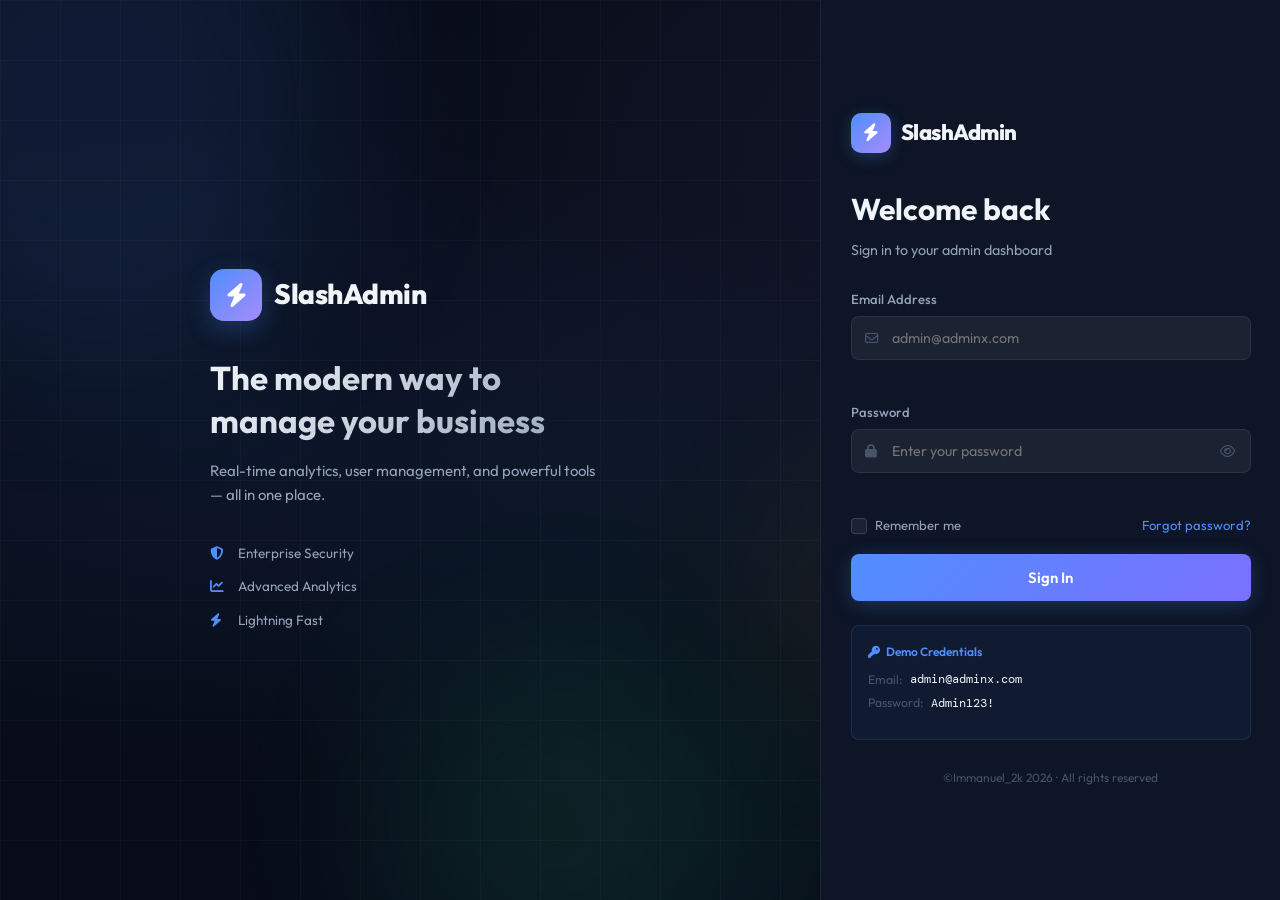
<file: index.html>
<!DOCTYPE html>
<html lang="en" data-theme="dark">
<head>
  <meta charset="UTF-8">
  <meta name="viewport" content="width=device-width, initial-scale=1.0">
  <title>SlashAdmin — Sign In</title>
  <link rel="stylesheet" href="style.css">
  <link rel="preconnect" href="https://fonts.googleapis.com">
  <link href="https://fonts.googleapis.com/css2?family=Outfit:wght@300;400;500;600;700;800&family=DM+Mono:ital,wght@0,400;0,500;1,400&display=swap" rel="stylesheet">
  <link rel="stylesheet" href="https://cdnjs.cloudflare.com/ajax/libs/font-awesome/6.5.0/css/all.min.css">
</head>
<body class="login-page">

  <!-- Animated Background -->
  <div class="login-bg">
    <div class="orb orb-1"></div>
    <div class="orb orb-2"></div>
    <div class="orb orb-3"></div>
    <div class="orb orb-4"></div>
    <div class="grid-overlay"></div>
  </div>

  <!-- Login Container -->
  <div class="login-wrapper">

    <!-- Brand Side -->
    <div class="login-brand">
      <div class="brand-content">
        <div class="brand-logo">
          <div class="logo-icon-lg"><i class="fa-solid fa-bolt"></i></div>
          <span>SlashAdmin</span>
        </div>
        <h2>The modern way to manage your business</h2>
        <p>Real-time analytics, user management, and powerful tools — all in one place.</p>
        <div class="brand-features">
          <div class="brand-feat"><i class="fa-solid fa-shield-halved"></i> Enterprise Security</div>
          <div class="brand-feat"><i class="fa-solid fa-chart-line"></i> Advanced Analytics</div>
          <div class="brand-feat"><i class="fa-solid fa-bolt"></i> Lightning Fast</div>
        </div>
      </div>
    </div>

    <!-- Login Card -->
    <div class="login-card">
      <div class="login-card-inner">
        <div class="login-logo">
          <div class="logo-icon"><i class="fa-solid fa-bolt"></i></div>
          <span class="logo-text">SlashAdmin</span>
        </div>

        <div class="login-header">
          <h1>Welcome back</h1>
          <p>Sign in to your admin dashboard</p>
        </div>

        <!-- Error Alert -->
        <div class="error-alert" id="loginAlert" style="display:none">
          <i class="fa-solid fa-circle-exclamation"></i>
          <span id="loginAlertMsg">Invalid email or password.</span>
        </div>

        <!-- Success Alert -->
        <div class="success-alert" id="loginSuccess" style="display:none">
          <i class="fa-solid fa-circle-check"></i>
          <span>Login successful! Redirecting...</span>
        </div>

        <form id="loginForm" class="login-form" novalidate>
          <!-- Email -->
          <div class="form-group" id="emailGroup">
            <label for="email">Email Address</label>
            <div class="input-wrapper">
              <i class="fa-regular fa-envelope input-icon"></i>
              <input type="email" id="email" name="email" 
                    placeholder="admin@adminx.com" autocomplete="email">
            </div>
            <span class="field-error" id="emailError"></span>
          </div>

          <!-- Password -->
          <div class="form-group" id="passwordGroup">
            <label for="password">Password</label>
            <div class="input-wrapper">
              <i class="fa-solid fa-lock input-icon"></i>
              <input type="password" id="password" name="password" 
                    placeholder="Enter your password" autocomplete="current-password">
              <button type="button" class="toggle-pw" id="togglePw" title="Toggle password">
                <i class="fa-regular fa-eye" id="eyeIcon"></i>
              </button>
            </div>
            <span class="field-error" id="passwordError"></span>
          </div>

          <!-- Options -->
          <div class="form-options">
            <label class="check-label">
              <input type="checkbox" id="rememberMe">
              <span class="checkmark"></span>
              <span>Remember me</span>
            </label>
            <a href="#" class="forgot-link" onclick="event.preventDefault(); alert('Demo: password reset not available.')">Forgot password?</a>
          </div>

          <!-- Submit -->
          <button type="submit" class="btn-login" id="loginBtn">
            <span class="btn-text">Sign In</span>
            <span class="btn-loader" style="display:none">
              <i class="fa-solid fa-circle-notch fa-spin"></i> Signing in...
            </span>
          </button>
        </form>

        <!-- Demo Credentials -->
        <div class="demo-creds">
          <div class="demo-label"><i class="fa-solid fa-key"></i> Demo Credentials</div>
          <div class="demo-info">
            <div><span>Email:</span> <code>admin@adminx.com</code></div>
            <div><span>Password:</span> <code>Admin123!</code></div>
          </div>
        </div>

        <p class="login-footer">©Immanuel_2k 2026 · All rights reserved</p>
      </div>
    </div>

  </div>

  <script src="script.js"></script>
  <script>
    // ── Redirect if already logged in ──
    (function() {
      var s = localStorage.getItem('SlashAdmin_session');
      if (s) {
        try {
          var u = JSON.parse(s);
          if (u && u.email) { window.location.href = 'dashboard.html'; }
        } catch(e) {
          localStorage.removeItem('SlashAdmin_session');
        }
      }
    })();

    // ── Toggle password visibility ──
    document.getElementById('togglePw').addEventListener('click', function() {
      var pw = document.getElementById('password');
      var icon = document.getElementById('eyeIcon');
      if (pw.type === 'password') {
        pw.type = 'text';
        icon.className = 'fa-regular fa-eye-slash';
      } else {
        pw.type = 'password';
        icon.className = 'fa-regular fa-eye';
      }
    });

    // ── Clear field errors on input ──
    ['email', 'password'].forEach(function(id) {
      document.getElementById(id).addEventListener('input', function() {
        document.getElementById(id + 'Error').textContent = '';
        document.getElementById(id + 'Group').classList.remove('has-error');
      });
    });

    // ── Form submit handler (di luar handleLogin!) ──
    document.getElementById('loginForm').addEventListener('submit', function(e) {
      e.preventDefault();
      handleLogin();
    });

    function handleLogin() {
      var email    = document.getElementById('email').value.trim();
      var password = document.getElementById('password').value;
      var valid    = true;

      // Reset errors
      document.getElementById('emailError').textContent    = '';
      document.getElementById('passwordError').textContent = '';
      document.getElementById('emailGroup').classList.remove('has-error');
      document.getElementById('passwordGroup').classList.remove('has-error');
      document.getElementById('loginAlert').style.display  = 'none';

      // Validate email
      if (!email) {
        document.getElementById('emailError').textContent = 'Email address is required.';
        document.getElementById('emailGroup').classList.add('has-error');
        valid = false;
      } else if (!/^[^\s@]+@[^\s@]+\.[^\s@]+$/.test(email)) {
        document.getElementById('emailError').textContent = 'Please enter a valid email address.';
        document.getElementById('emailGroup').classList.add('has-error');
        valid = false;
      }

      // Validate password
      if (!password) {
        document.getElementById('passwordError').textContent = 'Password is required.';
        document.getElementById('passwordGroup').classList.add('has-error');
        valid = false;
      }

      if (!valid) return;

      // Show loading state
      document.getElementById('loginBtn').querySelector('.btn-text').style.display  = 'none';
      document.getElementById('loginBtn').querySelector('.btn-loader').style.display = 'inline-flex';
      document.getElementById('loginBtn').disabled = true;

      // Simulate auth (1.5s delay)
      setTimeout(function() {
        if (email === 'admin@adminx.com' && password === 'Admin123!') {
          // ✅ Login berhasil
          var sessionData = {
            id: 12980111,
            name: 'UserKamu',
            email: email,
            role: 'Super Admin',
            avatar: null,
            loginTime: new Date().toISOString(),
            theme: 'dark'
          };
          localStorage.setItem('SlashAdmin_session', JSON.stringify(sessionData));
          document.getElementById('loginSuccess').style.display = 'flex';
          setTimeout(function() {
            window.location.href = 'dashboard.html';
          }, 1000);
        } else {
          // ❌ Credentials salah
          document.getElementById('loginBtn').querySelector('.btn-text').style.display  = 'inline';
          document.getElementById('loginBtn').querySelector('.btn-loader').style.display = 'none';
          document.getElementById('loginBtn').disabled = false;
          document.getElementById('loginAlert').style.display = 'flex';
          document.getElementById('loginAlertMsg').textContent = 'Invalid email or password. Please try again.';

          // Shake animation
          var card = document.querySelector('.login-card-inner');
          card.classList.add('shake');
          setTimeout(function() { card.classList.remove('shake'); }, 500);
        }
      }, 1500);
    }
  </script>
</body>
</html>
</file>
<file: style.css>
/* ══════════════════════════════════════
   ADMINX — Complete Stylesheet
   Modern SaaS Dark Dashboard
   ══════════════════════════════════════ */

/* ── Google Fonts ── */
@import url('https://fonts.googleapis.com/css2?family=Outfit:wght@300;400;500;600;700;800&family=DM+Mono:ital,wght@0,400;0,500;1,400&display=swap');

/* ── CSS Variables ── */
:root {
  /* Background */
  --bg-primary: #070c18;
  --bg-secondary: #0d1526;
  --bg-card: rgba(255, 255, 255, 0.04);
  --bg-card-hover: rgba(255, 255, 255, 0.07);
  --bg-input: rgba(255, 255, 255, 0.06);
  --bg-modal: #0f1a2e;
  --bg-sidebar: #090e1c;
  --bg-navbar: rgba(7, 12, 24, 0.85);

  /* Accents */
  --accent: #4f8eff;
  --accent-glow: rgba(79, 142, 255, 0.25);
  --accent-hover: #70a3ff;
  --accent-2: #a78bfa;
  --accent-2-glow: rgba(167, 139, 250, 0.2);
  --accent-3: #34d399;
  --accent-3-glow: rgba(52, 211, 153, 0.2);
  --accent-4: #fb923c;
  --accent-4-glow: rgba(251, 146, 60, 0.2);
  --accent-5: #f472b6;
  --accent-5-glow: rgba(244, 114, 182, 0.2);

  /* Text */
  --text-primary: #f1f5f9;
  --text-secondary: #94a3b8;
  --text-muted: #475569;
  --text-inverse: #0a0f1e;

  /* Border */
  --border: rgba(255, 255, 255, 0.07);
  --border-strong: rgba(255, 255, 255, 0.13);

  /* Status */
  --success: #34d399;
  --success-bg: rgba(52, 211, 153, 0.1);
  --warning: #fbbf24;
  --warning-bg: rgba(251, 191, 36, 0.1);
  --danger: #f87171;
  --danger-bg: rgba(248, 113, 113, 0.1);
  --info: #60a5fa;
  --info-bg: rgba(96, 165, 250, 0.1);

  /* Layout */
  --sidebar-w: 255px;
  --navbar-h: 68px;
  --radius: 14px;
  --radius-sm: 8px;
  --radius-lg: 20px;
  --radius-xl: 28px;

  /* Shadows */
  --shadow: 0 4px 24px rgba(0, 0, 0, 0.35);
  --shadow-lg: 0 8px 48px rgba(0, 0, 0, 0.5);
  --shadow-accent: 0 8px 32px rgba(79, 142, 255, 0.2);

  /* Transition */
  --tr: 0.22s cubic-bezier(0.4, 0, 0.2, 1);
  --tr-slow: 0.4s cubic-bezier(0.4, 0, 0.2, 1);
}

/* Light Theme */
[data-theme="light"] {
  --bg-primary: #f0f4ff;
  --bg-secondary: #e4eaf8;
  --bg-card: rgba(255, 255, 255, 0.9);
  --bg-card-hover: rgba(255, 255, 255, 1);
  --bg-input: rgba(0, 0, 0, 0.04);
  --bg-modal: #ffffff;
  --bg-sidebar: #1a2444;
  --bg-navbar: rgba(240, 244, 255, 0.9);
  --text-primary: #1a2444;
  --text-secondary: #4a5578;
  --text-muted: #8899aa;
  --border: rgba(0, 0, 0, 0.08);
  --border-strong: rgba(0, 0, 0, 0.14);
  --shadow: 0 4px 24px rgba(79, 142, 255, 0.1);
}

/* ── Reset & Base ── */
*, *::before, *::after { box-sizing: border-box; margin: 0; padding: 0; }

html { font-size: 15px; scroll-behavior: smooth; }

body {
  font-family: 'Outfit', sans-serif;
  background: var(--bg-primary);
  color: var(--text-primary);
  line-height: 1.6;
  -webkit-font-smoothing: antialiased;
  overflow-x: hidden;
}

a { color: var(--accent); text-decoration: none; }
a:hover { color: var(--accent-hover); }
button { font-family: inherit; cursor: pointer; border: none; outline: none; }
input, select, textarea { font-family: inherit; }
img { max-width: 100%; display: block; }

::-webkit-scrollbar { width: 5px; height: 5px; }
::-webkit-scrollbar-track { background: transparent; }
::-webkit-scrollbar-thumb { background: var(--border-strong); border-radius: 99px; }
::-webkit-scrollbar-thumb:hover { background: var(--text-muted); }

/* ══════════════════════════════════════
   ── LOGIN PAGE ──
   ══════════════════════════════════════ */

.login-page { min-height: 100vh; overflow: hidden; }

/* Animated background */
.login-bg {
  position: fixed; inset: 0; z-index: 0;
  background: radial-gradient(ellipse at 20% 50%, rgba(79,142,255,0.08) 0%, transparent 50%),
              radial-gradient(ellipse at 80% 20%, rgba(167,139,250,0.08) 0%, transparent 50%),
              radial-gradient(ellipse at 60% 80%, rgba(52,211,153,0.05) 0%, transparent 50%),
              var(--bg-primary);
}

.orb {
  position: absolute; border-radius: 50%;
  filter: blur(80px); animation: orbFloat 12s ease-in-out infinite;
}
.orb-1 { width: 500px; height: 500px; top: -150px; left: -150px; background: rgba(79,142,255,0.12); animation-delay: 0s; }
.orb-2 { width: 400px; height: 400px; top: 30%; right: -100px; background: rgba(167,139,250,0.1); animation-delay: 4s; }
.orb-3 { width: 350px; height: 350px; bottom: -100px; left: 30%; background: rgba(52,211,153,0.08); animation-delay: 8s; }
.orb-4 { width: 250px; height: 250px; bottom: 20%; right: 20%; background: rgba(251,146,60,0.07); animation-delay: 2s; }

@keyframes orbFloat {
  0%, 100% { transform: translate(0, 0) scale(1); }
  33% { transform: translate(30px, -20px) scale(1.05); }
  66% { transform: translate(-20px, 15px) scale(0.95); }
}

.grid-overlay {
  position: absolute; inset: 0;
  background-image: linear-gradient(var(--border) 1px, transparent 1px),
                    linear-gradient(90deg, var(--border) 1px, transparent 1px);
  background-size: 60px 60px;
  opacity: 0.4;
}

/* Login Wrapper */
.login-wrapper {
  position: relative; z-index: 1;
  min-height: 100vh;
  display: flex;
}

/* Brand Side */
.login-brand {
  flex: 1;
  display: flex; align-items: center; justify-content: center;
  padding: 60px;
  display: none;
}
@media (min-width: 1024px) { .login-brand { display: flex; } }

.brand-content { max-width: 400px; }

.brand-logo {
  display: flex; align-items: center; gap: 12px;
  margin-bottom: 36px;
}
.logo-icon-lg {
  width: 52px; height: 52px;
  background: linear-gradient(135deg, var(--accent), var(--accent-2));
  border-radius: 14px;
  display: flex; align-items: center; justify-content: center;
  font-size: 24px; color: #fff;
  box-shadow: 0 8px 24px var(--accent-glow);
}
.brand-logo span { font-size: 28px; font-weight: 800; letter-spacing: -0.5px; }

.brand-content h2 {
  font-size: 2.2rem; font-weight: 700; line-height: 1.3;
  margin-bottom: 16px;
  background: linear-gradient(135deg, var(--text-primary), var(--text-secondary));
  -webkit-background-clip: text; -webkit-text-fill-color: transparent;
}

.brand-content p { color: var(--text-secondary); font-size: 1rem; margin-bottom: 36px; }

.brand-features { display: flex; flex-direction: column; gap: 12px; }
.brand-feat {
  display: flex; align-items: center; gap: 10px;
  color: var(--text-secondary); font-size: 0.9rem;
}
.brand-feat i { color: var(--accent); width: 18px; }

/* Login Card */
.login-card {
  width: 100%; max-width: 480px;
  display: flex; align-items: center; justify-content: center;
  background: var(--bg-secondary);
  border-left: 1px solid var(--border);
  min-height: 100vh;
  padding: 40px 24px;
}
@media (min-width: 1024px) { .login-card { width: 460px; flex-shrink: 0; } }

.login-card-inner {
  width: 100%; max-width: 400px;
}

.login-logo {
  display: flex; align-items: center; gap: 10px;
  margin-bottom: 32px;
}
.logo-icon {
  width: 40px; height: 40px;
  background: linear-gradient(135deg, var(--accent), var(--accent-2));
  border-radius: 10px;
  display: flex; align-items: center; justify-content: center;
  font-size: 18px; color: #fff;
  box-shadow: 0 4px 16px var(--accent-glow);
}
.logo-text { font-size: 22px; font-weight: 800; letter-spacing: -0.5px; }

.login-header { margin-bottom: 28px; }
.login-header h1 { font-size: 2rem; font-weight: 700; margin-bottom: 6px; }
.login-header p { color: var(--text-secondary); font-size: 0.95rem; }

/* Error & Success Alerts */
.error-alert, .success-alert {
  display: flex; align-items: center; gap: 10px;
  padding: 12px 16px; border-radius: var(--radius-sm);
  font-size: 0.875rem; margin-bottom: 20px;
}
.error-alert { background: var(--danger-bg); color: var(--danger); border: 1px solid rgba(248,113,113,0.2); }
.success-alert { background: var(--success-bg); color: var(--success); border: 1px solid rgba(52,211,153,0.2); }

/* Form */
.login-form { display: flex; flex-direction: column; gap: 18px; }

.form-group { display: flex; flex-direction: column; gap: 6px; }
.form-group label { font-size: 0.875rem; font-weight: 500; color: var(--text-secondary); }

.input-wrapper {
  position: relative; display: flex; align-items: center;
}
.input-icon {
  position: absolute; left: 14px;
  color: var(--text-muted); font-size: 0.9rem; pointer-events: none;
  transition: color var(--tr);
}
.input-wrapper input, .input-wrapper select {
  width: 100%; padding: 12px 42px 12px 40px;
  background: var(--bg-input); border: 1px solid var(--border);
  border-radius: var(--radius-sm); color: var(--text-primary);
  font-size: 0.95rem; transition: all var(--tr);
}
.input-wrapper input:focus, .input-wrapper select:focus {
  outline: none; border-color: var(--accent);
  background: rgba(79,142,255,0.06);
  box-shadow: 0 0 0 3px var(--accent-glow);
}
.input-wrapper input:focus + .input-icon,
.input-wrapper:focus-within .input-icon { color: var(--accent); }

.has-error .input-wrapper input { border-color: var(--danger); }
.field-error { font-size: 0.8rem; color: var(--danger); min-height: 18px; }

.toggle-pw {
  position: absolute; right: 12px;
  background: none; color: var(--text-muted);
  font-size: 0.9rem; padding: 4px;
  transition: color var(--tr);
}
.toggle-pw:hover { color: var(--text-primary); }

.form-options {
  display: flex; align-items: center; justify-content: space-between;
}
.check-label {
  display: flex; align-items: center; gap: 8px;
  font-size: 0.875rem; color: var(--text-secondary); cursor: pointer;
}
.check-label input[type="checkbox"] { display: none; }
.checkmark {
  width: 16px; height: 16px; border-radius: 4px;
  border: 1.5px solid var(--border-strong);
  background: var(--bg-input); position: relative;
  transition: all var(--tr); flex-shrink: 0;
}
.check-label input:checked + .checkmark {
  background: var(--accent); border-color: var(--accent);
}
.check-label input:checked + .checkmark::after {
  content: ''; position: absolute;
  left: 4px; top: 1px; width: 5px; height: 9px;
  border: 2px solid #fff; border-top: none; border-left: none;
  transform: rotate(45deg);
}

.forgot-link { font-size: 0.875rem; color: var(--accent); transition: opacity var(--tr); }
.forgot-link:hover { opacity: 0.8; }

/* Login Button */
.btn-login {
  padding: 14px; width: 100%; border-radius: var(--radius-sm);
  background: linear-gradient(135deg, var(--accent), #7b6fff);
  color: #fff; font-size: 1rem; font-weight: 600;
  border: none; cursor: pointer;
  transition: all var(--tr);
  box-shadow: 0 4px 20px var(--accent-glow);
  display: flex; align-items: center; justify-content: center; gap: 8px;
}
.btn-login:hover:not(:disabled) {
  transform: translateY(-2px);
  box-shadow: 0 8px 32px var(--accent-glow);
}
.btn-login:active:not(:disabled) { transform: translateY(0); }
.btn-login:disabled { opacity: 0.7; cursor: not-allowed; }

/* Demo Credentials */
.demo-creds {
  margin-top: 24px; padding: 16px;
  background: rgba(79,142,255,0.06); border: 1px solid rgba(79,142,255,0.15);
  border-radius: var(--radius-sm);
}
.demo-label { font-size: 0.8rem; color: var(--accent); font-weight: 600; margin-bottom: 8px; display: flex; align-items: center; gap: 6px; }
.demo-info { display: flex; flex-direction: column; gap: 4px; margin-bottom: 10px; }
.demo-info div { font-size: 0.825rem; color: var(--text-secondary); display: flex; gap: 8px; align-items: center; }
.demo-info span { color: var(--text-muted); }
.demo-info code { font-family: 'DM Mono', monospace; color: var(--text-primary); font-size: 0.8rem; }

.btn-autofill {
  background: var(--accent); color: #fff;
  padding: 8px 14px; border-radius: 6px; font-size: 0.8rem; font-weight: 500;
  display: flex; align-items: center; gap: 6px; transition: all var(--tr);
}
.btn-autofill:hover { background: var(--accent-hover); }

.login-footer { text-align: center; color: var(--text-muted); font-size: 0.8rem; margin-top: 28px; }

/* Shake animation */
@keyframes shake {
  0%,100%{transform:translateX(0)} 20%{transform:translateX(-8px)} 40%{transform:translateX(8px)} 60%{transform:translateX(-5px)} 80%{transform:translateX(5px)}
}
.shake { animation: shake 0.45s ease; }

/* ══════════════════════════════════════
   ── DASHBOARD LAYOUT ──
   ══════════════════════════════════════ */

.dashboard-page {
  display: flex; min-height: 100vh;
  background: var(--bg-primary);
}

/* ─── SIDEBAR ─── */
.sidebar {
  position: fixed; top: 0; left: 0; bottom: 0;
  width: var(--sidebar-w); z-index: 100;
  background: var(--bg-sidebar);
  border-right: 1px solid var(--border);
  display: flex; flex-direction: column;
  transition: width var(--tr-slow), transform var(--tr-slow);
  overflow: hidden;
}

.sidebar.collapsed { width: 72px; }

.sidebar-header {
  height: var(--navbar-h);
  display: flex; align-items: center; justify-content: space-between;
  padding: 0 18px 0 20px;
  border-bottom: 1px solid var(--border);
  flex-shrink: 0;
}

.sidebar-logo {
  display: flex; align-items: center; gap: 10px; overflow: hidden;
}
.sidebar-logo .logo-icon {
  width: 34px; height: 34px; flex-shrink: 0;
  background: linear-gradient(135deg, var(--accent), var(--accent-2));
  border-radius: 9px; display: flex; align-items: center; justify-content: center;
  font-size: 15px; color: #fff;
  box-shadow: 0 4px 12px var(--accent-glow);
}
.sidebar-logo .logo-text {
  font-size: 18px; font-weight: 800; white-space: nowrap;
  transition: opacity var(--tr), width var(--tr);
}
.sidebar.collapsed .logo-text { opacity: 0; width: 0; }

.sidebar-toggle {
  background: var(--bg-input); border: 1px solid var(--border);
  color: var(--text-secondary); padding: 6px 8px; border-radius: 6px;
  font-size: 11px; flex-shrink: 0;
  transition: all var(--tr);
}
.sidebar-toggle:hover { background: var(--bg-card-hover); color: var(--text-primary); }
.sidebar.collapsed .sidebar-toggle i { transform: rotate(180deg); }

/* Nav */
.sidebar-nav {
  flex: 1; overflow-y: auto; padding: 16px 12px;
  display: flex; flex-direction: column; gap: 2px;
  overflow-x: hidden;
}

.nav-section-label {
  font-size: 0.68rem; font-weight: 600; letter-spacing: 1.2px;
  text-transform: uppercase; color: var(--text-muted);
  padding: 10px 10px 6px; margin-top: 6px;
  white-space: nowrap; transition: opacity var(--tr);
}
.sidebar.collapsed .nav-section-label { opacity: 0; }

.nav-item {
  display: flex; align-items: center; gap: 12px;
  padding: 10px 12px; border-radius: 10px;
  color: var(--text-secondary); font-size: 0.9rem; font-weight: 500;
  transition: all var(--tr); position: relative; white-space: nowrap;
  text-decoration: none;
}
.nav-item:hover { background: var(--bg-card-hover); color: var(--text-primary); }
.nav-item.active {
  background: rgba(79,142,255,0.12); color: var(--accent);
  box-shadow: inset 3px 0 0 var(--accent);
}
.nav-item.active .nav-icon { color: var(--accent); }

.nav-icon {
  width: 20px; flex-shrink: 0; text-align: center; font-size: 1rem;
  transition: color var(--tr);
}
.nav-label { transition: opacity var(--tr), width var(--tr); }
.sidebar.collapsed .nav-label { opacity: 0; width: 0; overflow: hidden; }

.nav-badge-count {
  margin-left: auto; background: var(--accent-4);
  color: #fff; font-size: 0.7rem; font-weight: 700;
  padding: 2px 7px; border-radius: 99px; flex-shrink: 0;
  transition: opacity var(--tr);
}
.sidebar.collapsed .nav-badge-count { opacity: 0; }

.logout-item:hover { background: var(--danger-bg) !important; color: var(--danger) !important; }
.logout-item:hover .nav-icon { color: var(--danger) !important; }

/* Sidebar User */
.sidebar-user {
  display: flex; align-items: center; gap: 12px;
  padding: 16px 14px; border-top: 1px solid var(--border);
  overflow: hidden; flex-shrink: 0;
}
.sidebar-avatar { position: relative; flex-shrink: 0; }
.avatar-circle {
  width: 36px; height: 36px; border-radius: 50%;
  background: linear-gradient(135deg, var(--accent), var(--accent-2));
  display: flex; align-items: center; justify-content: center;
  font-size: 0.75rem; font-weight: 700; color: #fff; flex-shrink: 0;
}
.online-dot {
  width: 9px; height: 9px; border-radius: 50%;
  background: var(--success); border: 2px solid var(--bg-sidebar);
  position: absolute; bottom: 0; right: 0;
}
.sidebar-user-info { transition: opacity var(--tr); white-space: nowrap; overflow: hidden; }
.sidebar-user-name { font-size: 0.85rem; font-weight: 600; }
.sidebar-user-role { font-size: 0.75rem; color: var(--text-muted); }
.sidebar.collapsed .sidebar-user-info { opacity: 0; }

/* Tooltip for collapsed sidebar */
.sidebar.collapsed .nav-item:hover::after {
  content: attr(data-section);
  text-transform: capitalize;
  position: absolute; left: 56px; top: 50%; transform: translateY(-50%);
  background: var(--bg-card); border: 1px solid var(--border-strong);
  color: var(--text-primary); padding: 5px 10px; border-radius: 6px;
  font-size: 0.8rem; white-space: nowrap; pointer-events: none;
  box-shadow: var(--shadow); z-index: 999;
}

/* ─── MAIN CONTENT ─── */
.main-content {
  margin-left: var(--sidebar-w);
  flex: 1; display: flex; flex-direction: column;
  min-width: 0; transition: margin-left var(--tr-slow);
}
.main-content.expanded { margin-left: 72px; }

/* ─── NAVBAR ─── */
.navbar {
  height: var(--navbar-h); position: sticky; top: 0; z-index: 90;
  background: var(--bg-navbar);
  backdrop-filter: blur(20px) saturate(1.8);
  -webkit-backdrop-filter: blur(20px) saturate(1.8);
  border-bottom: 1px solid var(--border);
  display: flex; align-items: center; justify-content: space-between;
  padding: 0 24px; gap: 16px;
}

.navbar-left { display: flex; align-items: center; gap: 16px; min-width: 0; }

.mobile-toggle {
  display: none; background: none; color: var(--text-secondary);
  font-size: 1.1rem; padding: 6px; border-radius: 6px; transition: color var(--tr);
}
.mobile-toggle:hover { color: var(--text-primary); }

.page-title { font-size: 1.25rem; font-weight: 700; line-height: 1.2; }
.breadcrumb {
  display: flex; align-items: center; gap: 6px;
  font-size: 0.78rem; color: var(--text-muted);
}
.breadcrumb i { font-size: 0.6rem; }

.navbar-right { display: flex; align-items: center; gap: 8px; flex-shrink: 0; }

.navbar-search {
  display: flex; align-items: center; gap: 8px;
  background: var(--bg-input); border: 1px solid var(--border);
  border-radius: 8px; padding: 8px 14px;
  transition: all var(--tr);
}
.navbar-search:focus-within { border-color: var(--accent); box-shadow: 0 0 0 3px var(--accent-glow); }
.navbar-search i { color: var(--text-muted); font-size: 0.85rem; }
.navbar-search input {
  background: none; border: none; color: var(--text-primary);
  font-size: 0.875rem; width: 180px; outline: none;
}
.navbar-search input::placeholder { color: var(--text-muted); }

.icon-btn {
  width: 38px; height: 38px; border-radius: 8px;
  display: flex; align-items: center; justify-content: center;
  background: var(--bg-input); border: 1px solid var(--border);
  color: var(--text-secondary); font-size: 1rem;
  transition: all var(--tr); position: relative;
}
.icon-btn:hover { background: var(--bg-card-hover); color: var(--text-primary); border-color: var(--border-strong); }

/* Notifications */
.notif-wrap { position: relative; }
.notif-badge {
  position: absolute; top: -4px; right: -4px;
  width: 18px; height: 18px; border-radius: 50%;
  background: var(--danger); color: #fff;
  font-size: 0.65rem; font-weight: 700;
  display: flex; align-items: center; justify-content: center;
  border: 2px solid var(--bg-primary); line-height: 1;
}

.notif-dropdown {
  position: absolute; top: calc(100% + 10px); right: 0;
  width: 340px; background: var(--bg-modal);
  border: 1px solid var(--border-strong); border-radius: var(--radius);
  box-shadow: var(--shadow-lg); z-index: 200;
  display: none; overflow: hidden;
}
.notif-dropdown.open { display: block; animation: dropDown 0.2s ease; }

@keyframes dropDown {
  from { opacity: 0; transform: translateY(-8px); }
  to { opacity: 1; transform: translateY(0); }
}

.notif-header {
  display: flex; align-items: center; justify-content: space-between;
  padding: 14px 18px; border-bottom: 1px solid var(--border);
  font-weight: 600; font-size: 0.9rem;
}
.mark-all-read {
  background: none; color: var(--accent); font-size: 0.8rem; font-weight: 500;
  transition: opacity var(--tr);
}
.mark-all-read:hover { opacity: 0.75; }

.notif-list { max-height: 320px; overflow-y: auto; }
.notif-item {
  display: flex; gap: 12px; padding: 14px 18px;
  border-bottom: 1px solid var(--border);
  transition: background var(--tr); cursor: pointer;
}
.notif-item:hover { background: var(--bg-card-hover); }
.notif-item.unread { background: rgba(79,142,255,0.04); }
.notif-dot {
  width: 8px; height: 8px; border-radius: 50%;
  background: var(--accent); flex-shrink: 0; margin-top: 6px;
}
.notif-item.read .notif-dot { background: transparent; }
.notif-icon {
  width: 36px; height: 36px; border-radius: 9px; flex-shrink: 0;
  display: flex; align-items: center; justify-content: center; font-size: 0.9rem;
}
.notif-content { flex: 1; min-width: 0; }
.notif-title { font-size: 0.85rem; font-weight: 500; margin-bottom: 2px; }
.notif-msg { font-size: 0.78rem; color: var(--text-secondary); }
.notif-time { font-size: 0.72rem; color: var(--text-muted); margin-top: 4px; }

.notif-footer { padding: 12px 18px; border-top: 1px solid var(--border); text-align: center; }
.notif-footer a { font-size: 0.83rem; color: var(--accent); }

/* Profile */
.profile-wrap { position: relative; }
.profile-btn {
  display: flex; align-items: center; gap: 10px;
  background: var(--bg-input); border: 1px solid var(--border);
  border-radius: 10px; padding: 6px 12px 6px 8px;
  transition: all var(--tr);
}
.profile-btn:hover { border-color: var(--border-strong); background: var(--bg-card-hover); }

.avatar-sm {
  width: 32px; height: 32px; border-radius: 50%; flex-shrink: 0;
  background: linear-gradient(135deg, var(--accent), var(--accent-2));
  display: flex; align-items: center; justify-content: center;
  font-size: 0.72rem; font-weight: 700; color: #fff;
}
.profile-info { display: flex; flex-direction: column; line-height: 1.2; }
.profile-name { font-size: 0.83rem; font-weight: 600; }
.profile-role { font-size: 0.72rem; color: var(--text-muted); }
.profile-chevron { font-size: 0.65rem; color: var(--text-muted); }

.profile-dropdown {
  position: absolute; top: calc(100% + 8px); right: 0;
  min-width: 200px; background: var(--bg-modal);
  border: 1px solid var(--border-strong); border-radius: var(--radius-sm);
  box-shadow: var(--shadow-lg); z-index: 200;
  display: none; overflow: hidden;
}
.profile-dropdown.open { display: block; animation: dropDown 0.2s ease; }

.profile-dd-item {
  display: flex; align-items: center; gap: 10px;
  padding: 11px 16px; color: var(--text-secondary);
  font-size: 0.875rem; transition: all var(--tr);
}
.profile-dd-item:hover { background: var(--bg-card-hover); color: var(--text-primary); }
.profile-dd-item.danger { color: var(--danger); }
.profile-dd-item.danger:hover { background: var(--danger-bg); }
.profile-dd-item i { width: 16px; text-align: center; }

.dd-divider { height: 1px; background: var(--border); margin: 4px 0; }

/* ─── CONTENT AREA ─── */
.content-area { flex: 1; padding: 28px 28px 40px; min-width: 0; }

/* Sections */
.dash-section { display: none; animation: fadeIn 0.25s ease; }
.dash-section.active { display: block; }

@keyframes fadeIn {
  from { opacity: 0; transform: translateY(10px); }
  to { opacity: 1; transform: translateY(0); }
}

/* ─── WELCOME BANNER ─── */
.welcome-banner {
  display: flex; align-items: center; justify-content: space-between;
  margin-bottom: 24px; gap: 16px;
}
.welcome-text h2 { font-size: 1.5rem; font-weight: 700; margin-bottom: 4px; }
.welcome-text p { color: var(--text-secondary); font-size: 0.9rem; }
.welcome-date {
  font-family: 'DM Mono', monospace; font-size: 0.8rem;
  color: var(--text-muted); text-align: right; white-space: nowrap;
}

/* ─── STAT CARDS ─── */
.cards-grid {
  display: grid; grid-template-columns: repeat(auto-fit, minmax(220px, 1fr));
  gap: 18px; margin-bottom: 24px;
}

.stat-card {
  background: var(--bg-card); border: 1px solid var(--border);
  border-radius: var(--radius); padding: 22px;
  display: flex; align-items: flex-start; gap: 16px;
  position: relative; overflow: hidden;
  transition: all var(--tr); cursor: default;
}
.stat-card::before {
  content: ''; position: absolute; top: 0; left: 0; right: 0; height: 2px;
  transition: opacity var(--tr);
}
.stat-card:hover { transform: translateY(-3px); border-color: var(--border-strong); box-shadow: var(--shadow); }

.card-blue { border-color: rgba(79,142,255,0.15); }
.card-blue::before { background: linear-gradient(90deg, var(--accent), var(--accent-2)); }
.card-blue .card-icon { background: rgba(79,142,255,0.12); color: var(--accent); }

.card-purple { border-color: rgba(167,139,250,0.15); }
.card-purple::before { background: linear-gradient(90deg, var(--accent-2), var(--accent-5)); }
.card-purple .card-icon { background: rgba(167,139,250,0.12); color: var(--accent-2); }

.card-orange { border-color: rgba(251,146,60,0.15); }
.card-orange::before { background: linear-gradient(90deg, var(--accent-4), #f59e0b); }
.card-orange .card-icon { background: rgba(251,146,60,0.12); color: var(--accent-4); }

.card-green { border-color: rgba(52,211,153,0.15); }
.card-green::before { background: linear-gradient(90deg, var(--accent-3), #10b981); }
.card-green .card-icon { background: rgba(52,211,153,0.12); color: var(--accent-3); }

.card-icon {
  width: 48px; height: 48px; border-radius: 12px; flex-shrink: 0;
  display: flex; align-items: center; justify-content: center;
  font-size: 1.3rem;
}
.card-body { flex: 1; }
.card-label { font-size: 0.8rem; color: var(--text-muted); font-weight: 500; margin-bottom: 4px; text-transform: uppercase; letter-spacing: 0.5px; }
.card-value { font-size: 1.75rem; font-weight: 800; font-family: 'DM Mono', monospace; letter-spacing: -1px; margin-bottom: 6px; }
.card-delta { font-size: 0.78rem; display: flex; align-items: center; gap: 5px; }
.card-delta.positive { color: var(--success); }
.card-delta.negative { color: var(--danger); }

/* ─── CHARTS ─── */
.charts-row {
  display: grid; grid-template-columns: 1fr 340px;
  gap: 18px; margin-bottom: 24px;
}

.chart-card {
  background: var(--bg-card); border: 1px solid var(--border);
  border-radius: var(--radius); padding: 22px;
}

.chart-header {
  display: flex; align-items: flex-start; justify-content: space-between;
  margin-bottom: 20px; gap: 12px;
}
.chart-title { font-size: 1rem; font-weight: 600; margin-bottom: 2px; }
.chart-subtitle { font-size: 0.8rem; color: var(--text-muted); }

.chart-controls { display: flex; gap: 4px; }
.chart-btn {
  padding: 5px 12px; border-radius: 6px; font-size: 0.78rem; font-weight: 500;
  background: var(--bg-input); color: var(--text-secondary); border: 1px solid var(--border);
  transition: all var(--tr);
}
.chart-btn:hover { background: var(--bg-card-hover); color: var(--text-primary); }
.chart-btn.active { background: var(--accent); color: #fff; border-color: var(--accent); box-shadow: 0 2px 12px var(--accent-glow); }

.chart-wrap { position: relative; height: 250px; }
.donut-wrap { height: 200px; }

.donut-legend { margin-top: 16px; display: flex; flex-direction: column; gap: 8px; }
.legend-item { display: flex; align-items: center; gap: 8px; font-size: 0.83rem; color: var(--text-secondary); }
.legend-item .dot { width: 8px; height: 8px; border-radius: 50%; flex-shrink: 0; }
.legend-item strong { margin-left: auto; color: var(--text-primary); }

/* ─── BOTTOM ROW ─── */
.bottom-row { display: grid; grid-template-columns: 1fr 300px; gap: 18px; }

/* ─── TABLE CARD ─── */
.table-card {
  background: var(--bg-card); border: 1px solid var(--border);
  border-radius: var(--radius); overflow: hidden;
}
.table-card-header {
  display: flex; align-items: center; justify-content: space-between;
  padding: 18px 20px; border-bottom: 1px solid var(--border);
}
.table-card-title { font-weight: 600; font-size: 0.95rem; }
.see-all { font-size: 0.8rem; color: var(--accent); display: flex; align-items: center; gap: 5px; transition: gap var(--tr); }
.see-all:hover { gap: 8px; }

/* Data Table */
.table-responsive { overflow-x: auto; }
.data-table { width: 100%; border-collapse: collapse; }
.data-table th {
  padding: 11px 16px; text-align: left; font-size: 0.78rem;
  font-weight: 600; text-transform: uppercase; letter-spacing: 0.5px;
  color: var(--text-muted); border-bottom: 1px solid var(--border);
  white-space: nowrap;
}
.data-table td {
  padding: 13px 16px; font-size: 0.875rem; border-bottom: 1px solid var(--border);
  color: var(--text-secondary);
}
.data-table tr:last-child td { border-bottom: none; }
.data-table tbody tr { transition: background var(--tr); }
.data-table tbody tr:hover { background: var(--bg-card-hover); }

.sortable { cursor: pointer; user-select: none; }
.sortable:hover { color: var(--text-primary); }
.sort-icon { margin-left: 4px; opacity: 0.5; font-size: 0.7rem; }
.sort-asc .sort-icon::before { content: '\f0de'; }
.sort-desc .sort-icon::before { content: '\f0dd'; }

/* Status Badges */
.badge {
  display: inline-flex; align-items: center; gap: 5px;
  padding: 3px 10px; border-radius: 99px; font-size: 0.74rem; font-weight: 600;
}
.badge-success { background: var(--success-bg); color: var(--success); }
.badge-danger { background: var(--danger-bg); color: var(--danger); }
.badge-warning { background: var(--warning-bg); color: var(--warning); }
.badge-info { background: var(--info-bg); color: var(--info); }
.badge-muted { background: var(--bg-card-hover); color: var(--text-muted); }

/* User avatar in table */
.user-cell { display: flex; align-items: center; gap: 10px; }
.user-cell-avatar {
  width: 32px; height: 32px; border-radius: 50%; flex-shrink: 0;
  background: linear-gradient(135deg, var(--accent), var(--accent-2));
  display: flex; align-items: center; justify-content: center;
  font-size: 0.7rem; font-weight: 700; color: #fff;
}
.user-cell-name { font-weight: 500; color: var(--text-primary); font-size: 0.875rem; }
.user-cell-email { font-size: 0.775rem; color: var(--text-muted); }

/* Action Buttons */
.action-btns { display: flex; gap: 6px; }
.btn-icon {
  width: 30px; height: 30px; border-radius: 6px;
  display: flex; align-items: center; justify-content: center;
  font-size: 0.8rem; border: 1px solid var(--border);
  background: var(--bg-input); color: var(--text-secondary);
  transition: all var(--tr);
}
.btn-icon:hover { color: var(--text-primary); border-color: var(--border-strong); background: var(--bg-card-hover); }
.btn-icon.edit:hover { color: var(--accent); border-color: rgba(79,142,255,0.3); background: rgba(79,142,255,0.08); }
.btn-icon.delete:hover { color: var(--danger); border-color: rgba(248,113,113,0.3); background: var(--danger-bg); }

/* Top Products */
.top-products-card {
  background: var(--bg-card); border: 1px solid var(--border);
  border-radius: var(--radius); overflow: hidden;
}
.product-list { padding: 8px 0; }
.product-list-item {
  display: flex; align-items: center; gap: 12px;
  padding: 10px 18px; transition: background var(--tr);
}
.product-list-item:hover { background: var(--bg-card-hover); }
.prod-rank {
  font-family: 'DM Mono', monospace; font-size: 0.75rem;
  color: var(--text-muted); width: 20px; text-align: center; flex-shrink: 0;
}
.prod-img {
  width: 38px; height: 38px; border-radius: 8px; object-fit: cover; flex-shrink: 0;
  background: var(--bg-input); display: flex; align-items: center; justify-content: center;
  font-size: 1.2rem;
}
.prod-info { flex: 1; min-width: 0; }
.prod-name { font-size: 0.85rem; font-weight: 500; color: var(--text-primary); white-space: nowrap; overflow: hidden; text-overflow: ellipsis; }
.prod-sales { font-size: 0.75rem; color: var(--text-muted); }
.prod-revenue { font-size: 0.85rem; font-weight: 600; color: var(--text-primary); white-space: nowrap; font-family: 'DM Mono', monospace; }

/* Product image in table */
.prod-table-img {
  width: 40px; height: 40px; border-radius: 8px;
  object-fit: cover; background: var(--bg-input);
  display: flex; align-items: center; justify-content: center;
  font-size: 1.2rem; flex-shrink: 0;
}

/* ─── SECTION HEADER ─── */
.section-head {
  display: flex; align-items: center; justify-content: space-between;
  margin-bottom: 20px; gap: 16px;
}
.section-title { font-size: 1.3rem; font-weight: 700; }
.section-sub { color: var(--text-muted); font-size: 0.85rem; margin-top: 2px; }
.head-actions { display: flex; gap: 8px; }

/* ─── TABLE TOOLBAR ─── */
.table-toolbar {
  display: flex; align-items: center; justify-content: space-between; gap: 12px;
  padding: 16px 18px; border-bottom: 1px solid var(--border); flex-wrap: wrap;
}
.search-box {
  display: flex; align-items: center; gap: 8px;
  background: var(--bg-input); border: 1px solid var(--border);
  border-radius: 8px; padding: 9px 14px; min-width: 220px;
  transition: all var(--tr);
}
.search-box:focus-within { border-color: var(--accent); box-shadow: 0 0 0 3px var(--accent-glow); }
.search-box i { color: var(--text-muted); font-size: 0.85rem; }
.search-box input { background: none; border: none; color: var(--text-primary); font-size: 0.875rem; outline: none; width: 100%; }
.search-box input::placeholder { color: var(--text-muted); }

.toolbar-right { display: flex; gap: 8px; flex-wrap: wrap; }
.filter-select {
  padding: 8px 12px; background: var(--bg-input);
  border: 1px solid var(--border); border-radius: 8px;
  color: var(--text-primary); font-size: 0.875rem;
  transition: all var(--tr); cursor: pointer;
}
.filter-select:focus { outline: none; border-color: var(--accent); box-shadow: 0 0 0 3px var(--accent-glow); }

/* ─── PAGINATION ─── */
.pagination-wrap {
  display: flex; align-items: center; justify-content: space-between;
  padding: 14px 18px; border-top: 1px solid var(--border); gap: 12px; flex-wrap: wrap;
}
.pagination-info { font-size: 0.82rem; color: var(--text-muted); }
.pagination-btns { display: flex; gap: 4px; }
.pg-btn {
  width: 32px; height: 32px; border-radius: 6px;
  background: var(--bg-input); border: 1px solid var(--border);
  color: var(--text-secondary); font-size: 0.8rem;
  display: flex; align-items: center; justify-content: center;
  transition: all var(--tr); cursor: pointer;
}
.pg-btn:hover:not(:disabled) { background: var(--bg-card-hover); color: var(--text-primary); }
.pg-btn.active { background: var(--accent); color: #fff; border-color: var(--accent); box-shadow: 0 2px 10px var(--accent-glow); }
.pg-btn:disabled { opacity: 0.4; cursor: not-allowed; }

/* ─── BUTTONS ─── */
.btn-primary {
  padding: 10px 18px; border-radius: 8px;
  background: linear-gradient(135deg, var(--accent), #6b7fff);
  color: #fff; font-size: 0.875rem; font-weight: 600;
  border: none; cursor: pointer;
  display: inline-flex; align-items: center; gap: 8px;
  transition: all var(--tr);
  box-shadow: 0 3px 12px var(--accent-glow);
}
.btn-primary:hover { transform: translateY(-1px); box-shadow: 0 6px 20px var(--accent-glow); }
.btn-primary:active { transform: translateY(0); }

.btn-outline {
  padding: 10px 18px; border-radius: 8px;
  background: var(--bg-input); border: 1px solid var(--border-strong);
  color: var(--text-primary); font-size: 0.875rem; font-weight: 500;
  cursor: pointer; display: inline-flex; align-items: center; gap: 8px;
  transition: all var(--tr);
}
.btn-outline:hover { background: var(--bg-card-hover); border-color: var(--accent); }

.btn-danger {
  padding: 10px 18px; border-radius: 8px;
  background: var(--danger); color: #fff;
  font-size: 0.875rem; font-weight: 600; cursor: pointer;
  display: inline-flex; align-items: center; gap: 8px; transition: all var(--tr);
  border: none;
}
.btn-danger:hover { background: #ef4444; box-shadow: 0 4px 16px rgba(248,113,113,0.3); }

.btn-danger-outline {
  padding: 10px 18px; border-radius: 8px;
  background: transparent; border: 1px solid rgba(248,113,113,0.4);
  color: var(--danger); font-size: 0.875rem; font-weight: 500; cursor: pointer;
  display: inline-flex; align-items: center; gap: 8px; transition: all var(--tr);
}
.btn-danger-outline:hover { background: var(--danger-bg); border-color: var(--danger); }

/* ─── MODALS ─── */
.modal-overlay {
  position: fixed; inset: 0; z-index: 500;
  background: rgba(0,0,0,0.65); backdrop-filter: blur(4px);
  display: none; align-items: center; justify-content: center; padding: 20px;
}
.modal-overlay.open { display: flex; animation: fadeIn 0.2s ease; }

.modal {
  background: var(--bg-modal); border: 1px solid var(--border-strong);
  border-radius: var(--radius-lg); box-shadow: var(--shadow-lg);
  width: 100%; max-width: 500px; max-height: 90vh; overflow-y: auto;
  animation: slideUp 0.25s ease;
}

@keyframes slideUp {
  from { transform: translateY(20px); opacity: 0; }
  to { transform: translateY(0); opacity: 1; }
}

.modal-header {
  display: flex; align-items: center; justify-content: space-between;
  padding: 20px 24px 18px; border-bottom: 1px solid var(--border);
}
.modal-header h3 { font-size: 1.05rem; font-weight: 700; }
.modal-close {
  background: var(--bg-input); border: 1px solid var(--border);
  color: var(--text-secondary); width: 32px; height: 32px;
  border-radius: 6px; display: flex; align-items: center; justify-content: center;
  transition: all var(--tr); font-size: 1rem;
}
.modal-close:hover { background: var(--danger-bg); color: var(--danger); border-color: rgba(248,113,113,0.3); }

.modal-body { padding: 22px 24px; }
.modal-footer {
  display: flex; justify-content: flex-end; gap: 10px;
  padding: 16px 24px; border-top: 1px solid var(--border);
}

.modal-form { display: flex; flex-direction: column; gap: 16px; }
.modal-field { display: flex; flex-direction: column; gap: 6px; }
.modal-field label { font-size: 0.83rem; font-weight: 500; color: var(--text-secondary); }
.modal-field input, .modal-field select {
  padding: 10px 14px; background: var(--bg-input);
  border: 1px solid var(--border); border-radius: 8px;
  color: var(--text-primary); font-size: 0.875rem;
  transition: all var(--tr);
}
.modal-field input:focus, .modal-field select:focus {
  outline: none; border-color: var(--accent); box-shadow: 0 0 0 3px var(--accent-glow);
}
.form-row { display: grid; grid-template-columns: 1fr 1fr; gap: 14px; }

/* Confirm Modal */
.confirm-modal { max-width: 380px; text-align: center; padding: 32px 24px; }
.confirm-icon {
  width: 60px; height: 60px; border-radius: 50%;
  background: var(--danger-bg); color: var(--danger);
  font-size: 1.8rem; margin: 0 auto 16px;
  display: flex; align-items: center; justify-content: center;
}
.confirm-modal h3 { font-size: 1.1rem; margin-bottom: 8px; }
.confirm-modal p { color: var(--text-secondary); font-size: 0.875rem; margin-bottom: 20px; }

/* Image Upload */
.image-upload-area {
  height: 140px; border: 2px dashed var(--border-strong);
  border-radius: 10px; display: flex; align-items: center; justify-content: center;
  cursor: pointer; transition: all var(--tr); overflow: hidden; position: relative;
}
.image-upload-area:hover { border-color: var(--accent); background: rgba(79,142,255,0.04); }
.upload-placeholder {
  display: flex; flex-direction: column; align-items: center; gap: 8px;
  color: var(--text-muted); pointer-events: none;
}
.upload-placeholder i { font-size: 2rem; }
.upload-placeholder span { font-size: 0.875rem; font-weight: 500; }
.upload-placeholder small { font-size: 0.75rem; }
#imagePreview { width: 100%; height: 100%; object-fit: cover; }

/* ─── SETTINGS ─── */
.settings-grid { display: grid; grid-template-columns: repeat(auto-fit, minmax(320px, 1fr)); gap: 18px; }

.settings-card {
  background: var(--bg-card); border: 1px solid var(--border);
  border-radius: var(--radius); padding: 24px;
}
.danger-card { border-color: rgba(248,113,113,0.15); }

.settings-card-header {
  display: flex; align-items: center; gap: 10px;
  margin-bottom: 20px; padding-bottom: 16px;
  border-bottom: 1px solid var(--border);
}
.settings-card-header i { color: var(--accent); font-size: 1.1rem; }
.settings-card-header h3 { font-size: 1rem; font-weight: 600; }
.danger-card .settings-card-header i { color: var(--danger); }

.settings-avatar-section {
  display: flex; align-items: center; gap: 16px; margin-bottom: 20px;
}
.avatar-xl {
  width: 64px; height: 64px; border-radius: 50%;
  background: linear-gradient(135deg, var(--accent), var(--accent-2));
  display: flex; align-items: center; justify-content: center;
  font-size: 1.2rem; font-weight: 700; color: #fff; flex-shrink: 0;
}
.avatar-name { font-weight: 600; font-size: 0.95rem; margin-bottom: 2px; }
.avatar-role { font-size: 0.8rem; color: var(--text-muted); }

.settings-form { display: flex; flex-direction: column; gap: 16px; }
.settings-field { display: flex; flex-direction: column; gap: 6px; }
.settings-field label { font-size: 0.83rem; font-weight: 500; color: var(--text-secondary); }
.settings-field input {
  padding: 10px 14px; background: var(--bg-input);
  border: 1px solid var(--border); border-radius: 8px;
  color: var(--text-primary); font-size: 0.875rem; transition: all var(--tr);
}
.settings-field input:focus { outline: none; border-color: var(--accent); box-shadow: 0 0 0 3px var(--accent-glow); }
.settings-field input:disabled { opacity: 0.55; cursor: not-allowed; }
.field-hint { font-size: 0.75rem; color: var(--text-muted); }

/* Toggle rows */
.toggle-row {
  display: flex; align-items: center; justify-content: space-between; gap: 16px;
  padding: 12px 0; border-bottom: 1px solid var(--border);
}
.toggle-row:last-of-type { border-bottom: none; }
.toggle-label { font-size: 0.875rem; font-weight: 500; }
.toggle-sub { font-size: 0.78rem; color: var(--text-muted); margin-top: 2px; }

.toggle-switch { position: relative; display: inline-block; width: 44px; height: 24px; flex-shrink: 0; }
.toggle-switch input { display: none; }
.toggle-slider {
  position: absolute; inset: 0; background: var(--bg-input);
  border: 1px solid var(--border-strong); border-radius: 99px;
  cursor: pointer; transition: all var(--tr);
}
.toggle-slider::before {
  content: ''; position: absolute; width: 18px; height: 18px; border-radius: 50%;
  background: var(--text-muted); top: 2px; left: 2px; transition: all var(--tr);
}
.toggle-switch input:checked + .toggle-slider { background: var(--accent); border-color: var(--accent); }
.toggle-switch input:checked + .toggle-slider::before { transform: translateX(20px); background: #fff; box-shadow: 0 2px 6px rgba(0,0,0,0.3); }

.danger-text { font-size: 0.85rem; color: var(--text-muted); margin-bottom: 16px; }
.danger-actions { display: flex; gap: 10px; flex-wrap: wrap; }

/* ─── TOAST ─── */
.toast-container {
  position: fixed; bottom: 24px; right: 24px; z-index: 9999;
  display: flex; flex-direction: column; gap: 8px;
}
.toast {
  display: flex; align-items: center; gap: 12px;
  padding: 14px 18px; border-radius: 10px; min-width: 280px;
  background: var(--bg-modal); border: 1px solid var(--border-strong);
  box-shadow: var(--shadow-lg); animation: toastIn 0.3s ease;
  cursor: pointer;
}
.toast.out { animation: toastOut 0.3s ease forwards; }
.toast-icon { font-size: 1rem; flex-shrink: 0; }
.toast-msg { font-size: 0.875rem; font-weight: 500; flex: 1; }
.toast-success { border-color: rgba(52,211,153,0.3); }
.toast-success .toast-icon { color: var(--success); }
.toast-error { border-color: rgba(248,113,113,0.3); }
.toast-error .toast-icon { color: var(--danger); }
.toast-info { border-color: rgba(79,142,255,0.3); }
.toast-info .toast-icon { color: var(--accent); }
.toast-warning { border-color: rgba(251,191,36,0.3); }
.toast-warning .toast-icon { color: var(--warning); }

@keyframes toastIn { from { opacity:0; transform:translateX(30px); } to { opacity:1; transform:translateX(0); } }
@keyframes toastOut { from { opacity:1; transform:translateX(0); } to { opacity:0; transform:translateX(30px); } }

/* ─── MOBILE OVERLAY ─── */
.mobile-overlay {
  display: none; position: fixed; inset: 0; z-index: 90;
  background: rgba(0,0,0,0.5); backdrop-filter: blur(2px);
}
.mobile-overlay.show { display: block; }

/* ─── RESPONSIVE ─── */
@media (max-width: 1200px) {
  .charts-row { grid-template-columns: 1fr; }
  .side-chart { order: -1; }
  .bottom-row { grid-template-columns: 1fr; }
  .navbar-search input { width: 130px; }
}

@media (max-width: 900px) {
  .sidebar { transform: translateX(-100%); box-shadow: none; }
  .sidebar.mobile-open { transform: translateX(0); box-shadow: var(--shadow-lg); }
  .main-content { margin-left: 0 !important; }
  .mobile-toggle { display: flex; }
  .cards-grid { grid-template-columns: repeat(2, 1fr); }
  .content-area { padding: 20px 16px 32px; }
  .navbar { padding: 0 16px; }
  .profile-info { display: none; }
}

@media (max-width: 600px) {
  .cards-grid { grid-template-columns: 1fr; }
  .charts-row { grid-template-columns: 1fr; }
  .navbar-search { display: none; }
  .form-row { grid-template-columns: 1fr; }
  .welcome-banner { flex-direction: column; align-items: flex-start; }
  .section-head { flex-direction: column; align-items: flex-start; }
  .table-toolbar { flex-direction: column; align-items: stretch; }
  .settings-grid { grid-template-columns: 1fr; }
  .login-card { padding: 30px 16px; }
}

/* Utility */
.text-mono { font-family: 'DM Mono', monospace; }
.truncate { white-space: nowrap; overflow: hidden; text-overflow: ellipsis; }
.empty-state { text-align: center; padding: 40px; color: var(--text-muted); font-size: 0.9rem; }
.empty-state i { font-size: 2.5rem; margin-bottom: 10px; display: block; opacity: 0.4; }
</file>
